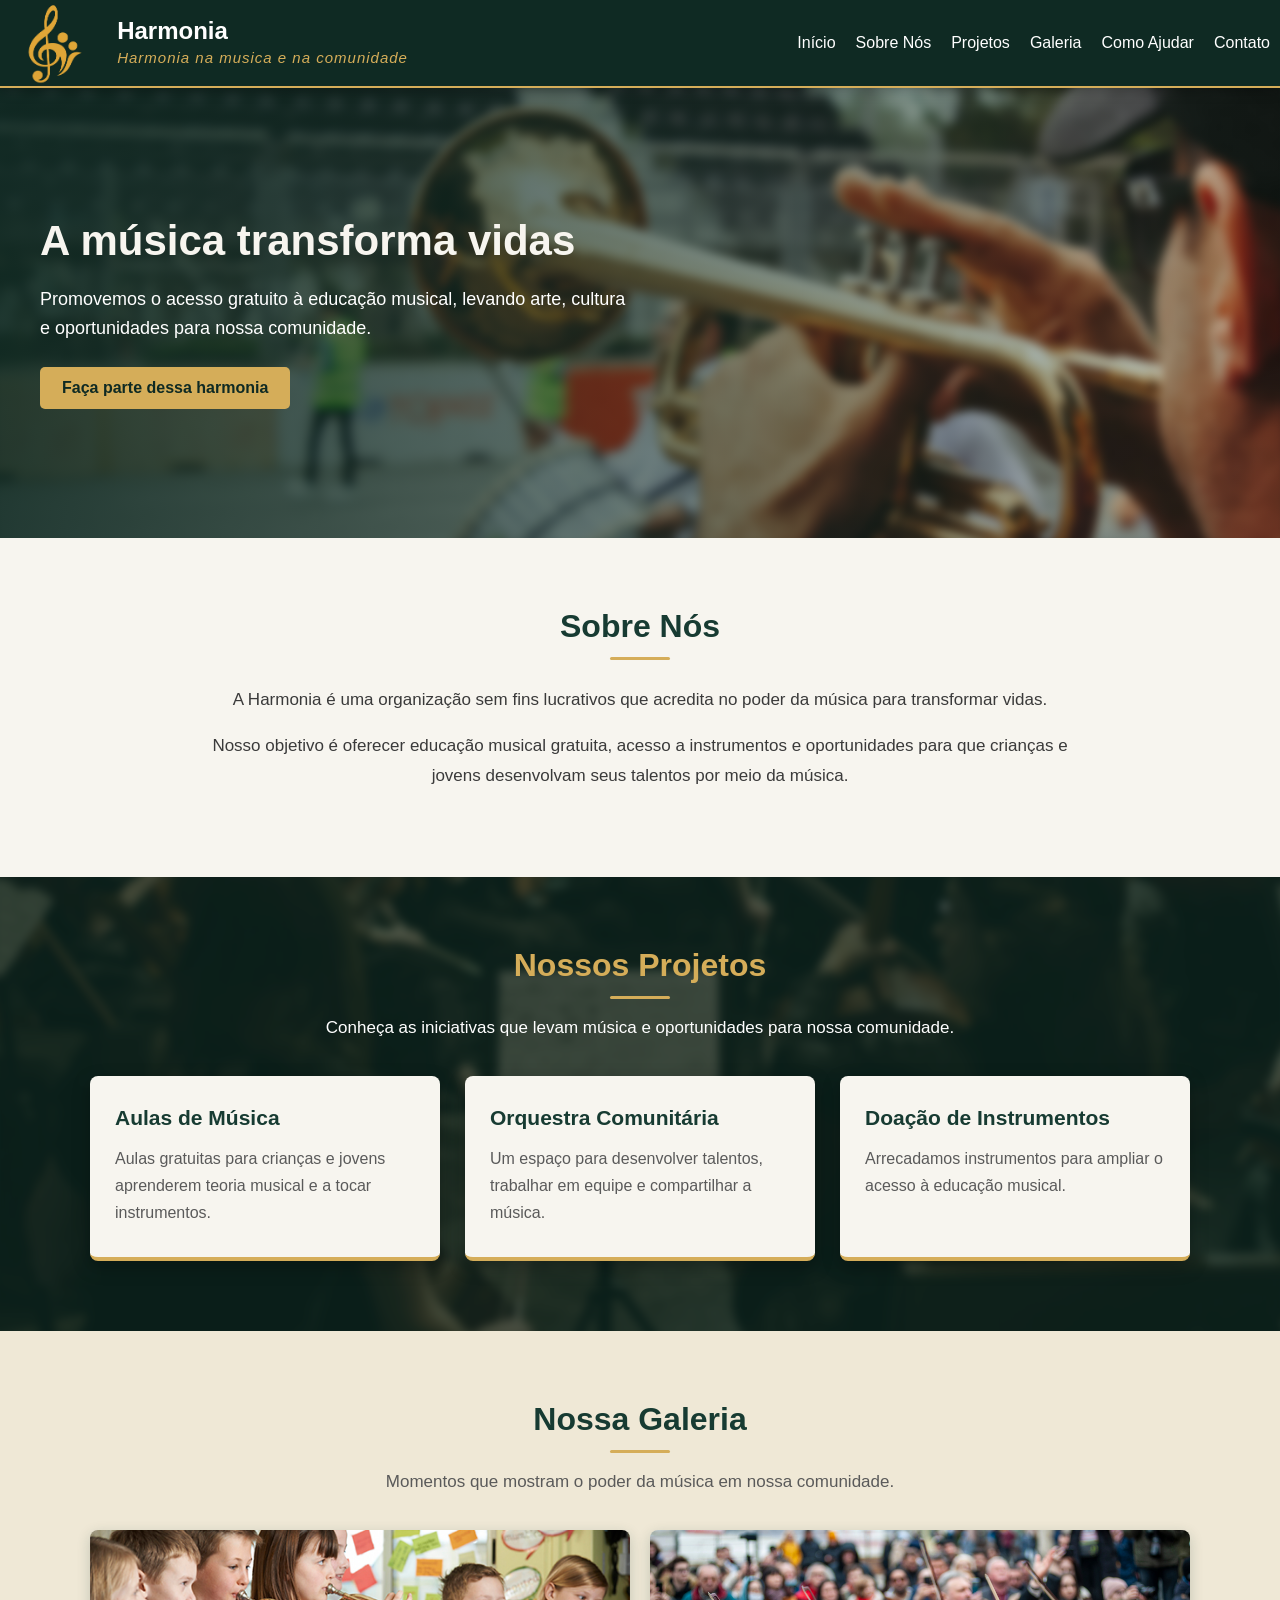
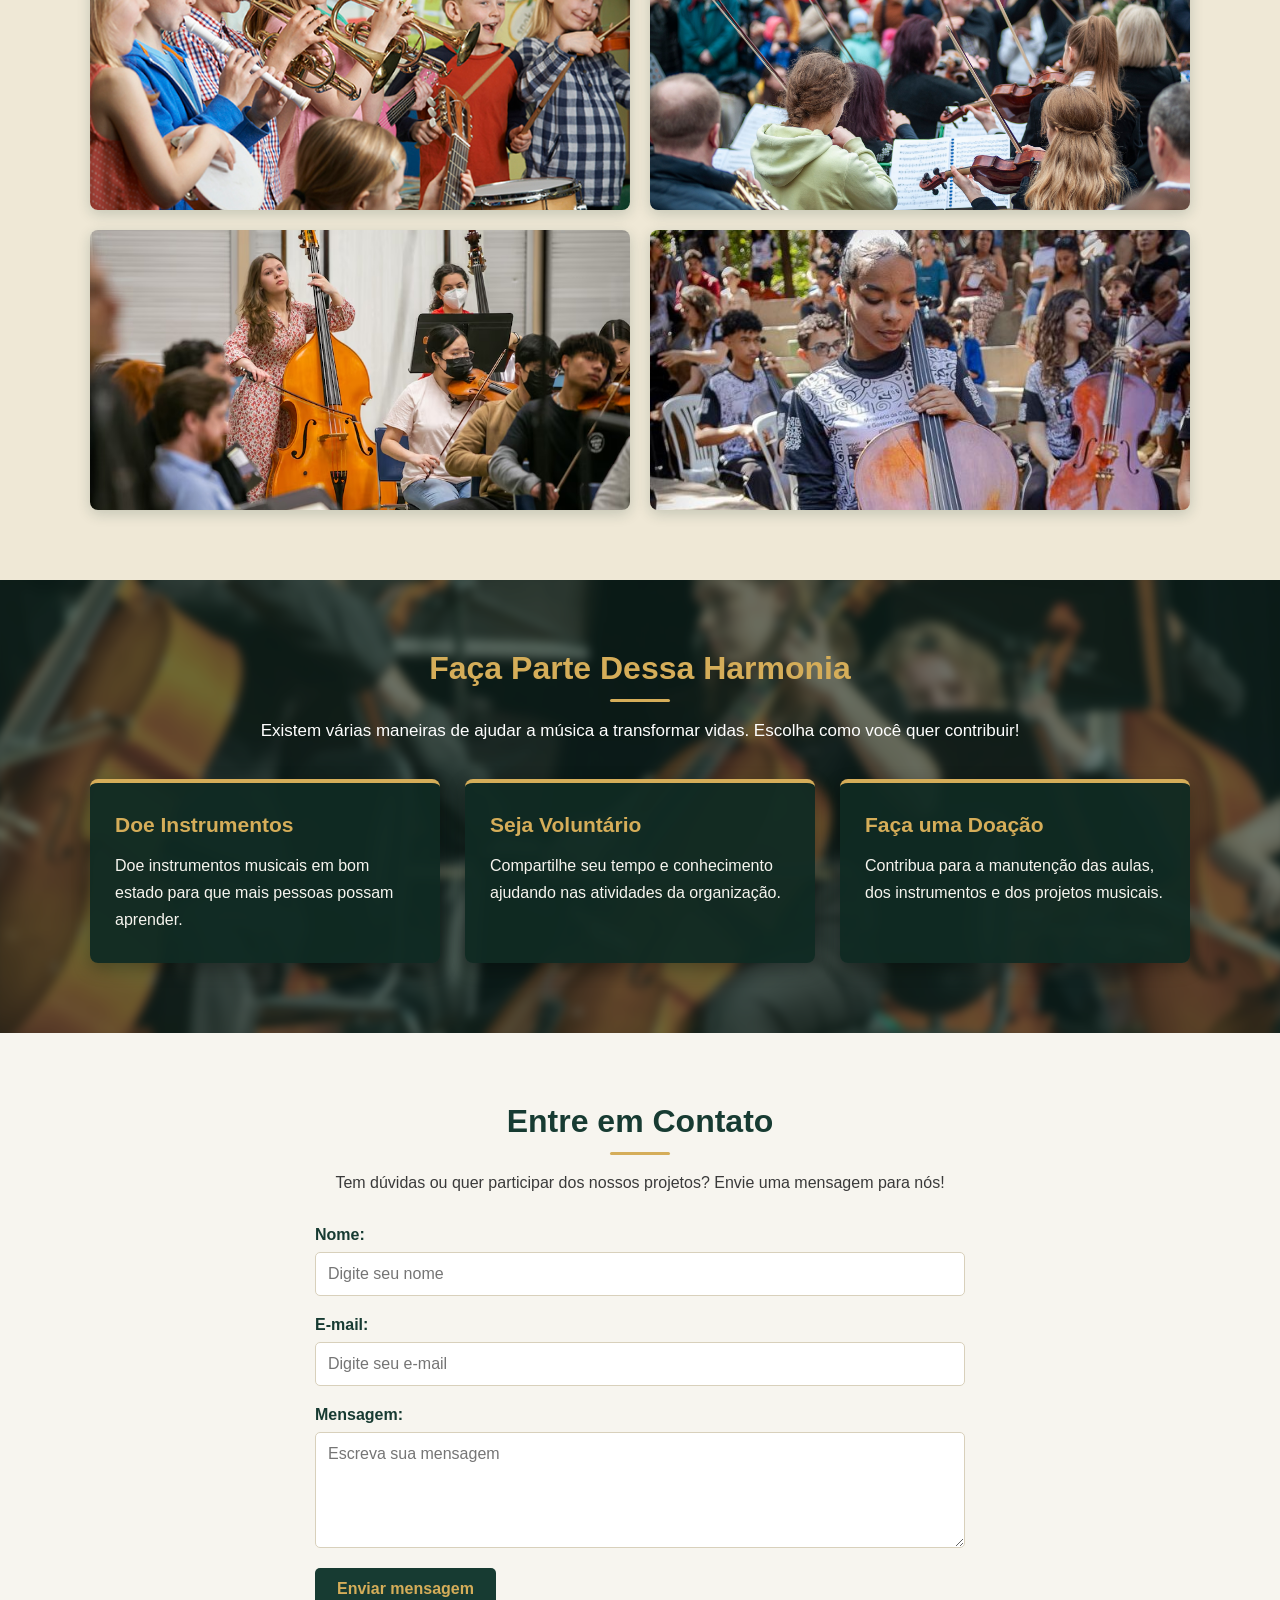
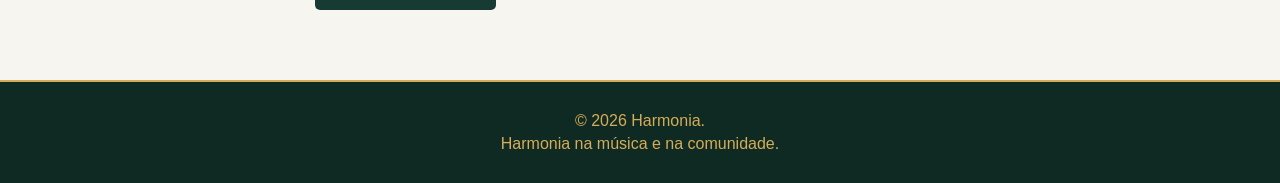
<file: index.html>
<!DOCTYPE html>
<html lang="pt-BR">
<head>
    <meta charset="UTF-8">
    <meta name="viewport" content="width=device-width, initial-scale=1.0">
    <title>Harmonia</title>
    <link rel="stylesheet" href="style.css">
</head>
<body>
    <header>
        <div class="logo">
            <img class="logo-imagem" src="midias/clave_sol_transparente_h400.png" alt="Clave de sol">
            <div>
                <h1>Harmonia </h1>
                <p>Harmonia na musica e na comunidade<p>
            </div>
        </div>

        <nav>
            <ul>
                <li><a href="#inicio">Início</a></li>
                <li><a href="#sobre">Sobre Nós</a></li>
                <li><a href="#projetos">Projetos</a></li>
                <li><a href="#galeria">Galeria</a></li>
                <li><a href="#ajudar">Como Ajudar</a></li>
                <li><a href="#contato">Contato</a></li>
            </ul>
        </nav>
    </header>

    <main>
        <section id="inicio">
            <div class="conteudo-inicio">
                <h2>A música transforma vidas</h2>

                <p>
                    Promovemos o acesso gratuito à educação musical,
                    levando arte, cultura e oportunidades para nossa comunidade.
                </p>

                <a href="#ajudar" class="botao">Faça parte dessa harmonia</a>
            </div>
        </section>
        <section id="sobre">
            <div class="conteudo-sobre">
                <h2>Sobre Nós</h2>

                <p>
                    A Harmonia é uma organização sem fins lucrativos
                    que acredita no poder da música para transformar vidas.
                </p>
                <p>
                    Nosso objetivo é oferecer educação musical gratuita,
                    acesso a instrumentos e oportunidades para que crianças
                    e jovens desenvolvam seus talentos por meio da música.
                </p>
            </div>
        </section>
        <section id="projetos">
                <div class="conteudo-projetos">
                <h2>Nossos Projetos</h2>

                <p class="descricao-projetos">
                    Conheça as iniciativas que levam música e oportunidades
                    para nossa comunidade.
                </p>

                <div class="lista-projetos">

                    <div class="cartao-projeto">
                        <h3>Aulas de Música</h3>
                        <p>
                            Aulas gratuitas para crianças e jovens aprenderem
                            teoria musical e a tocar instrumentos.
                        </p>
                    </div>

                    <div class="cartao-projeto">
                        <h3>Orquestra Comunitária</h3>
                        <p>
                            Um espaço para desenvolver talentos, trabalhar em
                            equipe e compartilhar a música.
                        </p>
                    </div>

                    <div class="cartao-projeto">
                        <h3>Doação de Instrumentos</h3>
                        <p>
                            Arrecadamos instrumentos para ampliar o acesso
                            à educação musical.
                        </p>
                    </div>

                </div>
            </div>
        </section>
        <section id="galeria">
            <div class="conteudo-galeria">
                <h2>Nossa Galeria</h2>

                <p class="descricao-galeria">
                    Momentos que mostram o poder da música em nossa comunidade.
                </p>

                <div class="grade-galeria">
                    <img src="midias/Private vs Group Music Lessons.jpg" alt="Alunos participando de uma aula de música">

                    <img src="midias/pexels-algrey-11515566.jpg" alt="Integrantes da orquestra comunitária">

                    <img src="midias/BLBAZSOCJNBBJF3XYY7HR4LBQM.avif" alt="Instrumentos musicais utilizados nas aulas">

                    <img src="midias/01.jpg" alt="Apresentação musical da comunidade">
                </div>
            </div>
        </section>
        <section id="ajudar">
            <div class="conteudo-ajudar">
                <h2>Faça Parte Dessa Harmonia</h2>

                <p class="descricao-ajudar">
                    Existem várias maneiras de ajudar a música a transformar vidas.
                    Escolha como você quer contribuir!
                </p>

                <div class="lista-ajuda">

                    <div class="cartao-ajuda">
                        <h3>Doe Instrumentos</h3>
                        <p>
                            Doe instrumentos musicais em bom estado
                            para que mais pessoas possam aprender.
                        </p>
                    </div>

                    <div class="cartao-ajuda">
                        <h3>Seja Voluntário</h3>
                        <p>
                            Compartilhe seu tempo e conhecimento
                            ajudando nas atividades da organização.
                        </p>
                    </div>

                    <div class="cartao-ajuda">
                        <h3>Faça uma Doação</h3>
                        <p>
                            Contribua para a manutenção das aulas,
                            dos instrumentos e dos projetos musicais.
                        </p>
                    </div>

                </div>
            </div>
        </section>
        <section id="contato">
            <div class="conteudo-contato">
                <h2>Entre em Contato</h2>

                <p>
                    Tem dúvidas ou quer participar dos nossos projetos?
                    Envie uma mensagem para nós!
                </p>

                <form>
                    <div class="campo">
                        <label for="nome">Nome:</label>
                        <input type="text" id="nome" name="nome"
                            placeholder="Digite seu nome" required>
                    </div>

                    <div class="campo">
                        <label for="email">E-mail:</label>
                        <input type="email" id="email" name="email"
                            placeholder="Digite seu e-mail" required>
                    </div>

                    <div class="campo">
                        <label for="mensagem">Mensagem:</label>
                        <textarea id="mensagem" name="mensagem"
                                rows="5" placeholder="Escreva sua mensagem"
                                required></textarea>
                    </div>

                    <button type="submit">Enviar mensagem</button>
                </form>
            </div>
        </section>
    </main>
    <footer>
        <p>&copy; 2026 Harmonia.</p>
        <p>Harmonia na música e na comunidade.</p>
    </footer>

</body>
</html>
</file>
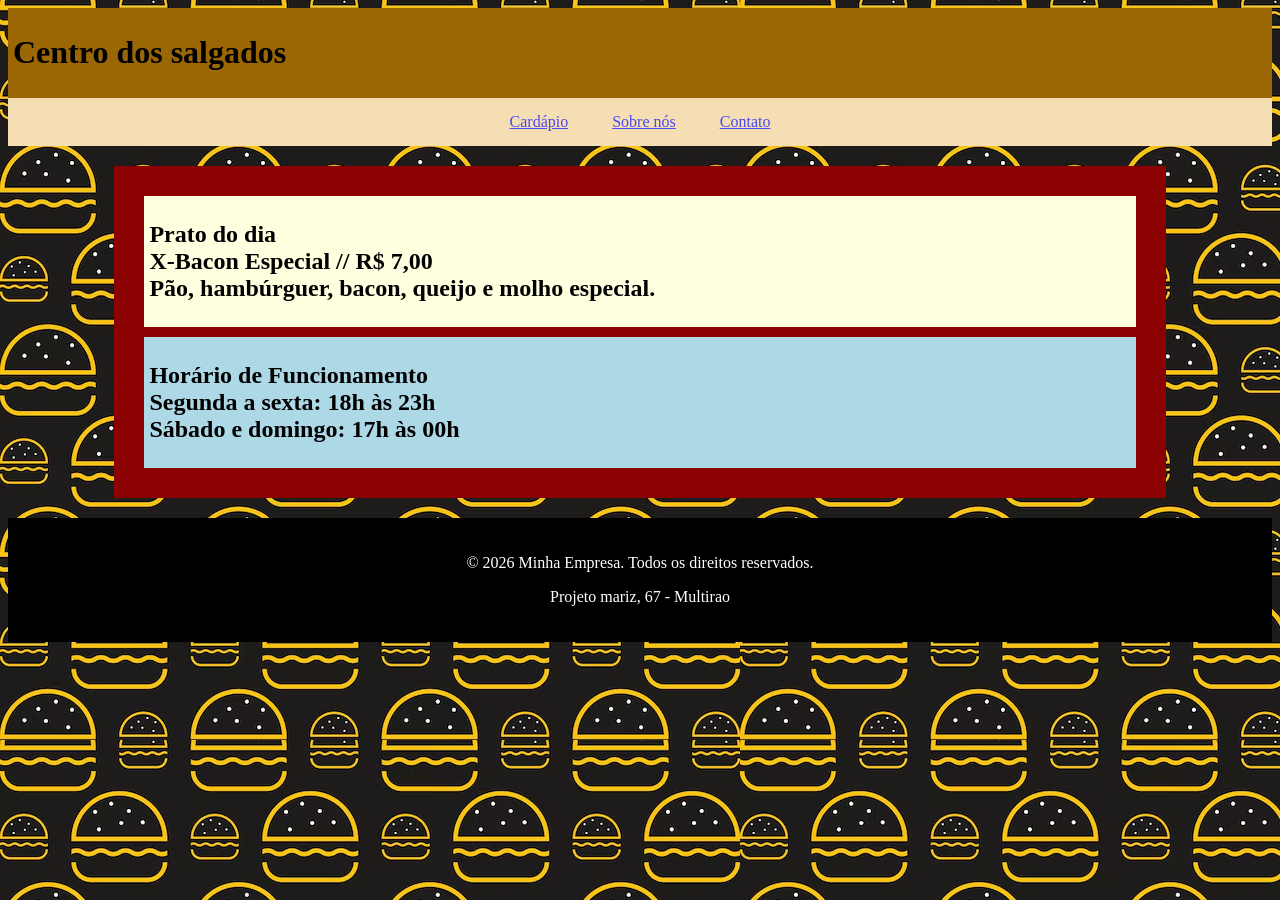
<file: HtmlCss/hamburgueria/index.html>
<!DOCTYPE html>
<html lang="pt-br">
<head>
    <meta charset="UTF-8">
    <meta name="viewport" content="width=device-width, initial-scale=1.0">
    <link rel="stylesheet" href="style.css">
    <title>Document</title>

</head>
<body>
    
    <header>
        <div class="Topo_da_pagina">
            <h1>Centro dos salgados</h1>
        </div>        
    </header>
    <nav>
        <a href="#">Cardápio</a>
        <a href="#">Sobre nós</a>
        <a href="#">Contato</a>
    </nav>
    <section>
        <div class="prato_do_dia">
                
            <h2>Prato do dia <br>X-Bacon Especial // R$ 7,00 <br>
                Pão, hambúrguer, bacon, queijo e molho especial.</h2>
        </div>
        <div class="horario_de_funcionamento">
            <h2>Horário de Funcionamento <br>
            Segunda a sexta: 18h às 23h <br>
            Sábado e domingo: 17h às 00h</h2>
        </div>
    </section>
    <footer>
        <p>&copy; 2026 Minha Empresa. Todos os direitos reservados.</p>
        <p>Projeto mariz, 67 - Multirao</p>
    </footer>

</body>
</html>
</file>
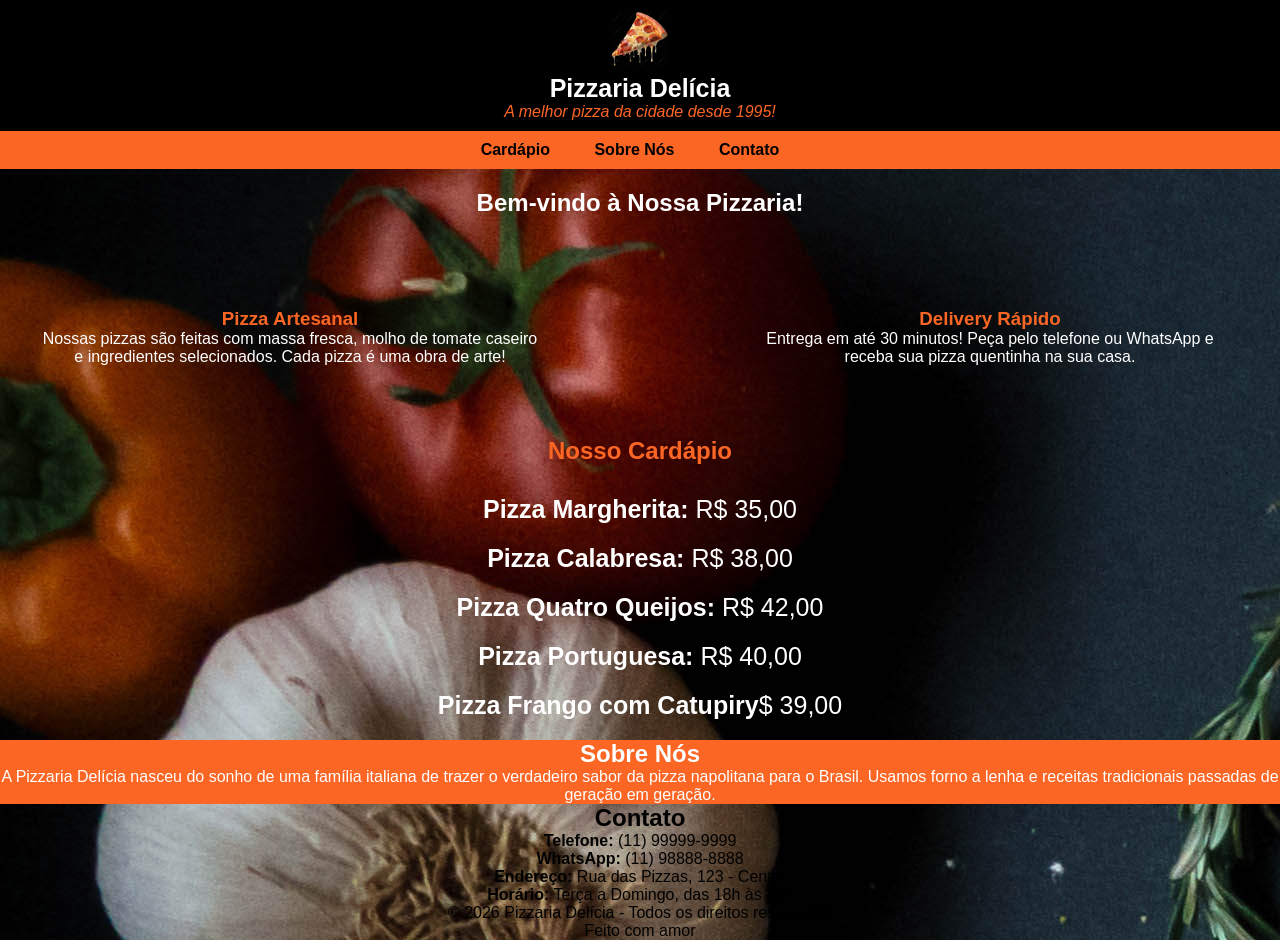
<file: HtmlCss/site_pizzaria/index.html>
<!doctype html>
<html lang="pt-BR">
  <head>
    <meta charset="UTF-8" />
    <meta name="viewport" content="width=device-width, initial-scale=1.0" />
    <link rel="stylesheet" href="style.css" />
    <title>Pizzaria Delícia</title>
  </head>
  <body>
    <header>
      <img src="./img/pizza.png" alt="" width="60" />
      <h1>Pizzaria Delícia</h1>
      <p>A melhor pizza da cidade desde 1995!</p>
    </header>

    <nav>
      <a href="#">Cardápio</a>
      <a href="#">Sobre Nós</a>
      <a href="#">Contato</a>
    </nav>

    <section class="conteudo">
      <h2>Bem-vindo à Nossa Pizzaria!</h2>

      <div class="informacoes">
        <div class="caixa caixa-esquerda">
          <h3>Pizza Artesanal</h3>
          <p>
            Nossas pizzas são feitas com massa fresca, molho de tomate caseiro e
            ingredientes selecionados. Cada pizza é uma obra de arte!
          </p>
        </div>

        <div class="caixa caixa-direita">
          <h3>Delivery Rápido</h3>
          <p>
            Entrega em até 30 minutos! Peça pelo telefone ou WhatsApp e receba
            sua pizza quentinha na sua casa.
          </p>
        </div>
      </div>
    </section>

    <section class="secao-cardapio">
      <h2>Nosso Cardápio</h2>

      <p><strong>Pizza Margherita:</strong> R$ 35,00</p>
      <p><strong>Pizza Calabresa:</strong> R$ 38,00</p>
      <p><strong>Pizza Quatro Queijos:</strong> R$ 42,00</p>
      <p><strong>Pizza Portuguesa:</strong> R$ 40,00</p>
      <p><strong>Pizza Frango com Catupiry</strong>$ 39,00</p>
    </section>

    <section class="secao-sobre-nos">
      <h2>Sobre Nós</h2>
      <p>
        A Pizzaria Delícia nasceu do sonho de uma família italiana de trazer o
        verdadeiro sabor da pizza napolitana para o Brasil. Usamos forno a lenha
        e receitas tradicionais passadas de geração em geração.
      </p>
    </section>

    <section class="secao-contatos">
      <h2>Contato</h2>
      <p><strong>Telefone:</strong> (11) 99999-9999</p>
      <p><strong>WhatsApp:</strong> (11) 98888-8888</p>
      <p><strong>Endereço:</strong> Rua das Pizzas, 123 - Centro</p>
      <p><strong>Horário:</strong> Terça a Domingo, das 18h às 23h</p>
    </section>

    <footer>
      <p>&copy; 2026 Pizzaria Delícia - Todos os direitos reservados</p>
      <p>Feito com amor</p>
    </footer>
  </body>
</html>
</file>
<file: style.css>
:root {
    --verde: #173b32;
    --verde-escuro: #0f2a23;
    --verde-medio: #28594b;
    --dourado: #d5ad59;
    --dourado-claro: #e8cb87;
    --creme: #f7f5ef;
    --creme-escuro: #efe8d6;
    --branco: #ffffff;
    --texto: #3a3a3a;
    --texto-suave: #5a5a5a;
}

* {
    margin: 0;
    padding: 0;
    box-sizing: border-box;
}

body {
    font-family: Arial, sans-serif;
    background-color: var(--creme);
}

header {
    background-color: var(--verde-escuro);
    color: var(--branco);
    padding: 1px 10px;

    display: flex;
    justify-content: space-between;
    align-items: center;

    position: sticky;
    top: 0;
    z-index: 1000;

    border-bottom: 2px solid var(--dourado);
    box-shadow: 0 2px 12px rgba(0, 0, 0, 0.3);
}

.logo {
    display: flex;
    align-items: center;
    gap: 16px;
}

.logo img {
    height: 84px;
    width: auto;
}

.logo h1 {
    font-size: 24px;
}

.logo p {
    color: var(--dourado);
    font-size: 15px;
    font-style: italic;
    letter-spacing: 1px;
    margin-top: 4px;
}

nav ul {
    list-style: none;
    display: flex;
    gap: 20px;
}

nav a {
    color: var(--branco);
    text-decoration: none;
    font-size: 16px;
    transition: color 0.3s ease;
}

nav a:hover {
    color: var(--dourado);
}

header nav a {
    position: relative;
    text-decoration: none;
}

header nav a::after {
    content: "";
    position: absolute;
    left: 50%;
    bottom: -6px;
    width: 0;
    height: 3px;
    background-color: var(--dourado);
    transition: all 0.3s ease;
    transform: translateX(-50%);
}

header nav a:hover::after {
    width: 100%;
}

#inicio {
    position: relative;
    isolation: isolate;
    overflow: hidden;

    min-height: 450px;
    display: flex;
    align-items: center;
    padding: 40px;

    background-color: var(--verde);
    color: var(--creme);
}

#inicio::before {
    content: "";
    position: absolute;
    inset: -8px;

    background-image: url("midias/pexels-rahibyaqubov-15245115.jpg");
    background-size: cover;
    background-position: center;
    background-repeat: no-repeat;

    filter: blur(5px);
    z-index: -2;
}

#inicio::after {
    content: "";
    position: absolute;
    inset: 0;

    background: linear-gradient(90deg, rgba(15, 42, 35, 0.88) 0%, rgba(15, 42, 35, 0.55) 55%, rgba(15, 42, 35, 0.2) 100%);
    z-index: -1;
}

.conteudo-inicio {
    position: relative;
    max-width: 600px;
}

.conteudo-inicio h2 {
    color: var(--creme);
    font-size: 42px;
    margin-bottom: 20px;
}

.conteudo-inicio p {
    color: var(--branco);
    font-size: 18px;
    line-height: 1.6;
    margin-bottom: 25px;
}

.botao {
    display: inline-block;
    background-color: var(--dourado);
    color: var(--verde-escuro);

    padding: 12px 22px;
    text-decoration: none;
    border-radius: 5px;
    font-weight: bold;

    transition: background-color 0.3s ease, transform 0.3s ease;
}

.botao:hover {
    background-color: var(--dourado-claro);
    transform: translateY(-2px);
}

.conteudo-sobre h2::after,
.conteudo-projetos h2::after,
.conteudo-galeria h2::after,
.conteudo-ajudar h2::after,
.conteudo-contato h2::after {
    content: "";
    display: block;
    width: 60px;
    height: 3px;
    background-color: var(--dourado);
    margin: 12px auto 0;
    border-radius: 2px;
}

#sobre {
    padding: 70px 40px;
    background-color: var(--creme);
}

.conteudo-sobre {
    max-width: 900px;
    margin: 0 auto;
    text-align: center;
}

.conteudo-sobre h2 {
    color: var(--verde);
    font-size: 32px;
    margin-bottom: 25px;
}

.conteudo-sobre p {
    color: var(--texto);
    font-size: 17px;
    line-height: 1.8;
    margin-bottom: 15px;
}

#projetos {
    position: relative;
    isolation: isolate;
    overflow: hidden;

    padding: 70px 40px;
    background-color: var(--verde);
}

#projetos::before {
    content: "";
    position: absolute;
    inset: -8px;

    background-image: url("midias/pexels-cottonbro-7095737.jpg");
    background-size: cover;
    background-position: center;
    background-repeat: no-repeat;

    filter: blur(5px);
    z-index: -2;
}

#projetos::after {
    content: "";
    position: absolute;
    inset: 0;

    background-color: rgba(15, 42, 35, 0.72);
    z-index: -1;
}

.conteudo-projetos {
    position: relative;
    max-width: 1100px;
    margin: 0 auto;
    text-align: center;
}

.conteudo-projetos h2 {
    color: var(--dourado);
    font-size: 32px;
    margin-bottom: 15px;
}

.descricao-projetos {
    color: var(--branco);
    font-size: 17px;
    line-height: 1.6;
    margin-bottom: 35px;
}

.lista-projetos {
    display: flex;
    flex-direction: row;
    gap: 25px;
    justify-content: center;
    align-items: stretch;
}

.cartao-projeto {
    flex: 1;
    min-width: 0;

    background-color: var(--creme);
    padding: 30px 25px;
    border-radius: 8px;
    text-align: left;
    border-bottom: 4px solid var(--dourado);
    box-shadow: 0 6px 18px rgba(0, 0, 0, 0.25);

    transition: transform 0.3s ease;
}

.cartao-projeto h3 {
    color: var(--verde);
    font-size: 21px;
    margin-bottom: 15px;
}

.cartao-projeto p {
    color: var(--texto-suave);
    font-size: 16px;
    line-height: 1.7;
}

.cartao-projeto:hover {
    transform: translateY(-5px);
}

#galeria {
    padding: 70px 40px;
    background-color: var(--creme-escuro);
}

.conteudo-galeria {
    max-width: 1100px;
    margin: 0 auto;
    text-align: center;
}

.conteudo-galeria h2 {
    color: var(--verde);
    font-size: 32px;
    margin-bottom: 15px;
}

.descricao-galeria {
    color: var(--texto-suave);
    font-size: 17px;
    line-height: 1.6;
    margin-bottom: 35px;
}

.grade-galeria {
    display: grid;
    grid-template-columns: repeat(2, minmax(0, 1fr));
    gap: 20px;
}

.grade-galeria img {
    display: block;
    width: 100%;
    height: 280px;
    object-fit: cover;
    border-radius: 8px;
    box-shadow: 0 4px 14px rgba(23, 59, 50, 0.2);

    transition: transform 0.3s ease;
}

.grade-galeria img:hover {
    transform: scale(1.02);
}

#ajudar {
    position: relative;
    isolation: isolate;
    overflow: hidden;

    padding: 70px 40px;
    background-color: var(--verde);
}

#ajudar::before {
    content: "";
    position: absolute;
    inset: -8px;

    background-image: url("midias/pexels-roxanne-minnish-2936023-12279497.jpg");
    background-size: cover;
    background-position: center;
    background-repeat: no-repeat;

    filter: blur(5px);
    z-index: -2;
}

#ajudar::after {
    content: "";
    position: absolute;
    inset: 0;

    background-color: rgba(15, 42, 35, 0.6);
    z-index: -1;
}

.conteudo-ajudar {
    position: relative;
    max-width: 1100px;
    margin: 0 auto;
    text-align: center;
}

.conteudo-ajudar h2 {
    color: var(--dourado);
    font-size: 32px;
    margin-bottom: 15px;
}

.descricao-ajudar {
    color: var(--branco);
    font-size: 17px;
    line-height: 1.6;
    margin-bottom: 35px;
}

.lista-ajuda {
    display: flex;
    flex-direction: row;
    gap: 25px;
    justify-content: center;
    align-items: stretch;
}

.cartao-ajuda {
    flex: 1;
    min-width: 0;

    padding: 30px 25px;
    background-color: rgba(15, 42, 35, 0.94);
    border-radius: 8px;
    border-top: 4px solid var(--dourado);
    text-align: left;
    box-shadow: 0 6px 18px rgba(0, 0, 0, 0.3);

    transition: transform 0.3s ease;
}

.cartao-ajuda:hover {
    transform: translateY(-5px);
}

.cartao-ajuda h3 {
    color: var(--dourado);
    font-size: 21px;
    margin-bottom: 15px;
}

.cartao-ajuda p {
    color: var(--creme);
    font-size: 16px;
    line-height: 1.7;
}

#contato {
    padding: 70px 40px;
    background-color: var(--creme);
}

.conteudo-contato {
    max-width: 650px;
    margin: 0 auto;
}

.conteudo-contato h2 {
    color: var(--verde);
    font-size: 32px;
    text-align: center;
    margin-bottom: 15px;
}

.conteudo-contato > p {
    color: var(--texto);
    text-align: center;
    line-height: 1.6;
    margin-bottom: 30px;
}

.campo {
    display: flex;
    flex-direction: column;
    gap: 8px;
    margin-bottom: 20px;
}

.campo label {
    color: var(--verde);
    font-weight: bold;
}

.campo input,
.campo textarea {
    width: 100%;
    padding: 12px;

    background-color: var(--branco);
    border: 1px solid #d8d0bb;
    border-radius: 5px;
    font: inherit;
}

.campo input:focus,
.campo textarea:focus {
    outline: 2px solid var(--dourado);
    border-color: var(--verde);
}

.conteudo-contato button {
    background-color: var(--verde);
    color: var(--dourado);

    padding: 12px 22px;
    border: none;
    border-radius: 5px;
    font-size: 16px;
    font-weight: bold;
    cursor: pointer;

    transition: transform 0.3s ease, background-color 0.3s ease;
}

.conteudo-contato button:hover {
    background-color: var(--verde-medio);
    transform: translateY(-3px);
}

footer {
    background-color: var(--verde-escuro);
    color: var(--dourado);
    text-align: center;
    padding: 25px 20px;
    border-top: 2px solid var(--dourado);
}

footer p {
    margin: 5px 0;
}

@media (max-width: 768px) {

    header {
        flex-direction: column;
        align-items: center;
        gap: 12px;
        padding: 12px 20px;
        text-align: center;
    }

    .logo {
        flex-direction: column;
        gap: 6px;
    }

    .logo img {
        height: 56px;
    }

    .logo h1 {
        font-size: 21px;
    }

    nav ul {
        flex-wrap: wrap;
        justify-content: center;
        gap: 8px 16px;
    }

    nav a {
        font-size: 15px;
    }

    #inicio {
        min-height: auto;
        padding: 40px 20px;
    }

    #inicio::after {
        background: rgba(15, 42, 35, 0.7);
    }

    .conteudo-inicio h2 {
        font-size: 32px;
    }

    .conteudo-inicio p {
        font-size: 16px;
    }

    #sobre {
        padding: 40px 20px;
    }

    #projetos {
        padding: 40px 20px;
    }

    .lista-projetos {
        flex-direction: column;
        gap: 20px;
    }

    .cartao-projeto {
        flex: none;
        width: 100%;
    }

    #galeria {
        padding: 40px 20px;
    }

    .grade-galeria {
        grid-template-columns: 1fr;
    }

    .grade-galeria img {
        height: 220px;
    }

    #ajudar {
        padding: 40px 20px;
    }

    .lista-ajuda {
        flex-direction: column;
        gap: 20px;
    }

    .cartao-ajuda {
        flex: none;
        width: 100%;
    }

    #contato {
        padding: 40px 20px;
    }

    .conteudo-contato h2 {
        font-size: 28px;
    }

    footer {
        padding: 20px 15px;
    }
}

@media (max-width: 400px) {

    .conteudo-inicio h2 {
        font-size: 28px;
    }

    .conteudo-sobre h2,
    .conteudo-projetos h2,
    .conteudo-galeria h2,
    .conteudo-ajudar h2 {
        font-size: 27px;
    }

    .cartao-projeto,
    .cartao-ajuda {
        padding: 24px 20px;
    }

    .grade-galeria img {
        height: 190px;
    }
}
</file>
<file: HtmlCss/hamburgueria/style.css>
header{
    background-color: rgb(155, 102, 4);
    padding: 5px;
}
.topo_da_pagina{
    text-align: center;
}
nav{
    background-color: wheat;
    padding: 15px;
    text-align: center;
}
nav a{
    color: rgb(74, 74, 245);
    margin: 20px;

}
section {
    background-color: darkred;
    width: 80%;
    margin: 20px auto;
    padding: 20px;
}
.prato_do_dia {
    background-color: lightyellow;
    margin: 10px;
    padding: 5px;
}
.horario_de_funcionamento {
    background-color: lightblue;
    margin: 10px;
    padding: 5px;
}
footer {
    background-color: black;
    color: white;
    padding: 20px;
    text-align: center;
}
body{
    background-image: url(desenho-de-padrao-abstrato-de-burger-fundo-de-ilustracao-vetorial-sem-costura_90697-1488.avif);
}
</file>
<file: HtmlCss/site_pizzaria/style.css>
:root {
  --cor-primaria: #000000;
  --cor-secundaria: #fc6625;
  --cor-do-texto: #474747;
  --cor-do-texto-2: #fff;
}

* {
  margin: 0;
  padding: 0;
}

body {
  font-family: sans-serif;
  text-align: center;
  background-image: url(./img/wallpaper.jpg);
}

header {
  background-color: var(--cor-primaria);
  color: #fff;
}
header img {
  margin-top: 10px;
}
header h1 {
  font-size: 25px;
}
header p {
  color: var(--cor-secundaria);
  font-style: italic;
  display: inline-block;
  margin-bottom: 10px;
}

nav {
  background-color: var(--cor-secundaria);
}
nav a {
  text-decoration: none;
  color: var(--cor-primaria);
  margin-right: 20px;
  display: inline-block;
  padding: 10px;
  font-weight: bold;
}

nav a:hover {
  color: #fff;
}

.conteudo {
  margin-top: 20px;
}
.conteudo h2 {
  margin-bottom: 15px;
  color: var(--cor-do-texto-2);
}
.conteudo .informacoes {
  height: 200px;
  display: flex;
  align-items: center;
  justify-content: center;
  gap: 200px;
  margin-top: 20px;
}

.conteudo .caixa {
  width: 500px;
  height: 200px;
  display: flex;
  align-items: center;
  justify-content: center;
  border-radius: 10px;
  background: none;
  color: var(--cor-do-texto-2);
}

.conteudo .caixa h3{
    color: var(--cor-secundaria);
}

.conteudo .informacoes .caixa-esquerda {
  display: flex;
  flex-direction: column;
  justify-content: center;
}
.conteudo .informacoes .caixa-esquerda h3 {
}
.conteudo .informacoes .caixa-esquerda p {
}
.conteudo .informacoes .caixa-direita {
  display: flex;
  flex-direction: column;
  justify-content: center;
}
.conteudo .informacoes .caixa-direita h3 {
}
.conteudo .informacoes .caixa-direita p {
}

.secao-cardapio {
}
.secao-cardapio h2 {
    margin-bottom: 30px;
    color: var(--cor-secundaria);
}
.secao-cardapio p {
    margin: 20px;
    color: var(--cor-do-texto-2);
    font-size: 25px;
}
.secao-cardapio strong {
}

.secao-sobre-nos {
  color: var(--cor-do-texto-2);
  margin-top: 50px;
  background-color:var(--cor-secundaria);
  width: 80;
  margin: 0 auto;
}
.secao-sobre-nos h2 {
}
.secao-sobre-nos p {
}

.secao-contatos {
}
.secao-contatos h2 {
}
.secao-contatos p {
}
.secao-contatos p strong {
}

footer {
}
footer p {
}
</file>
